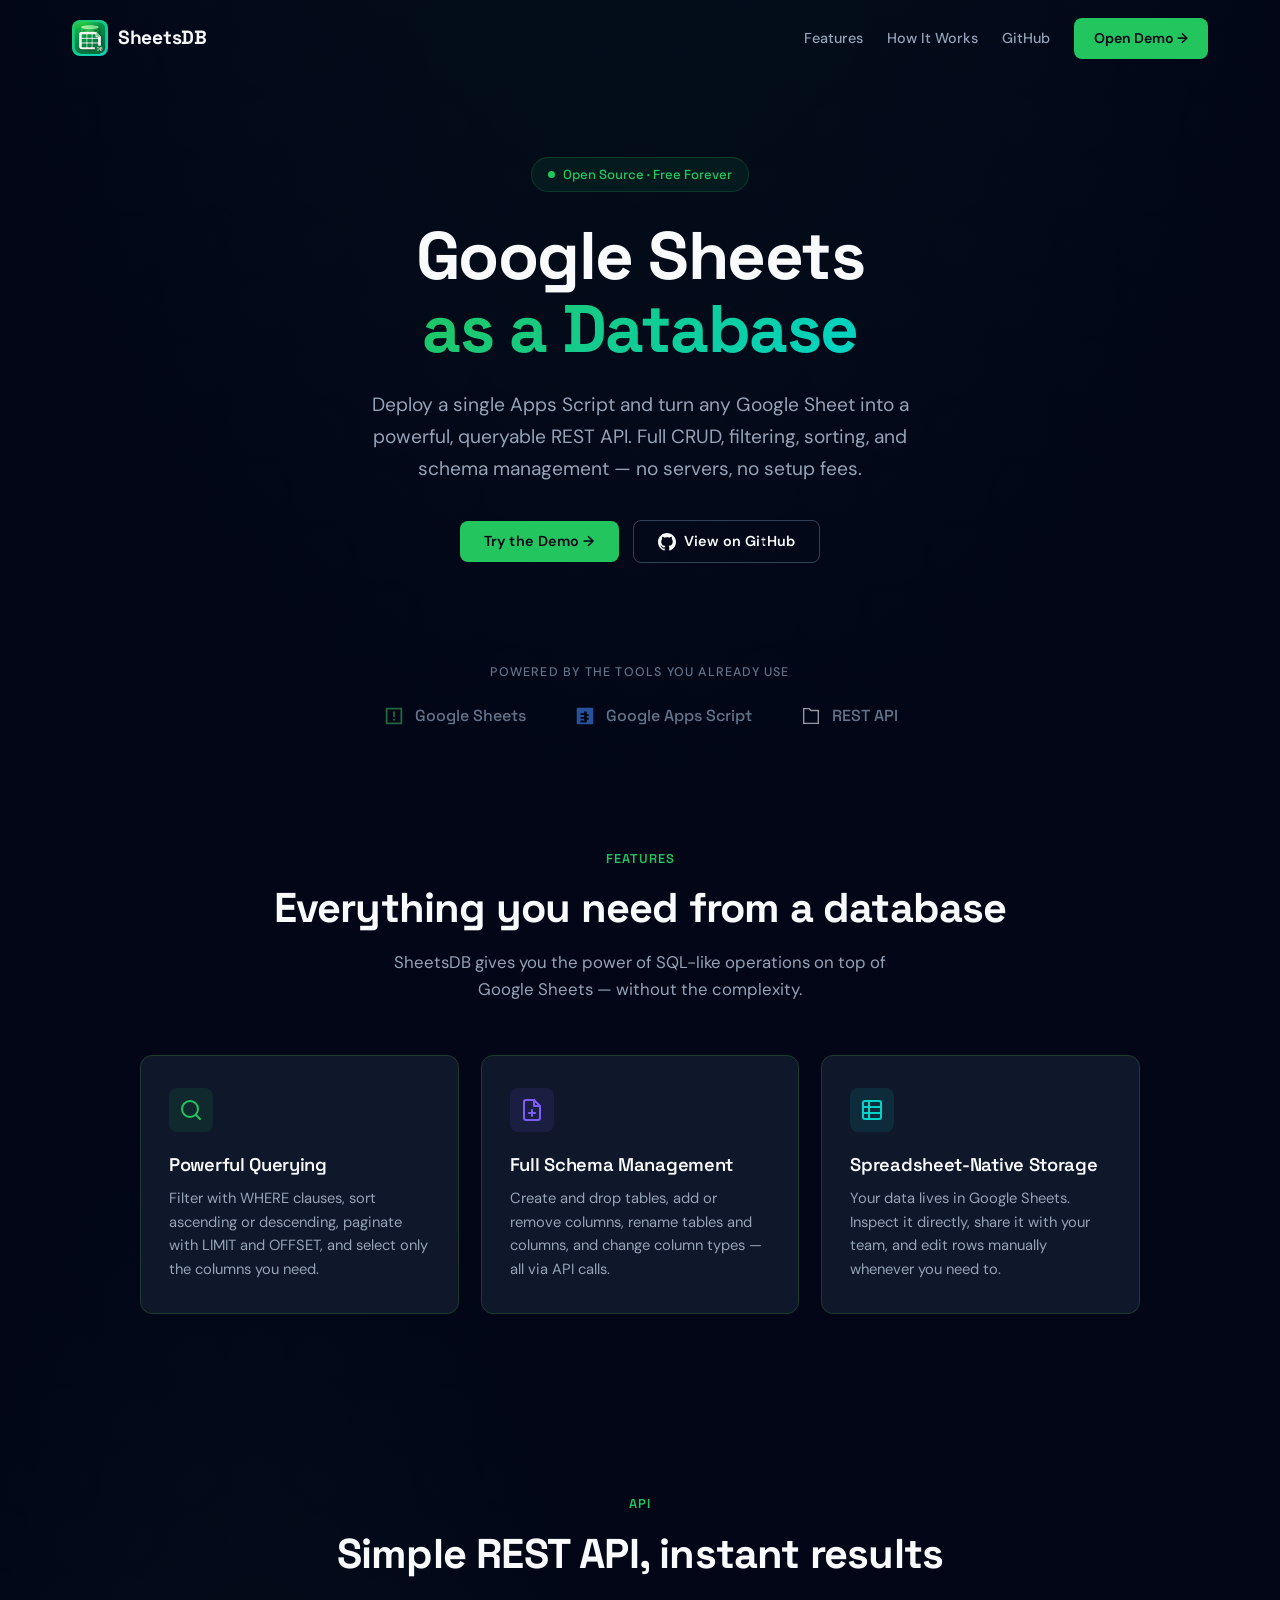
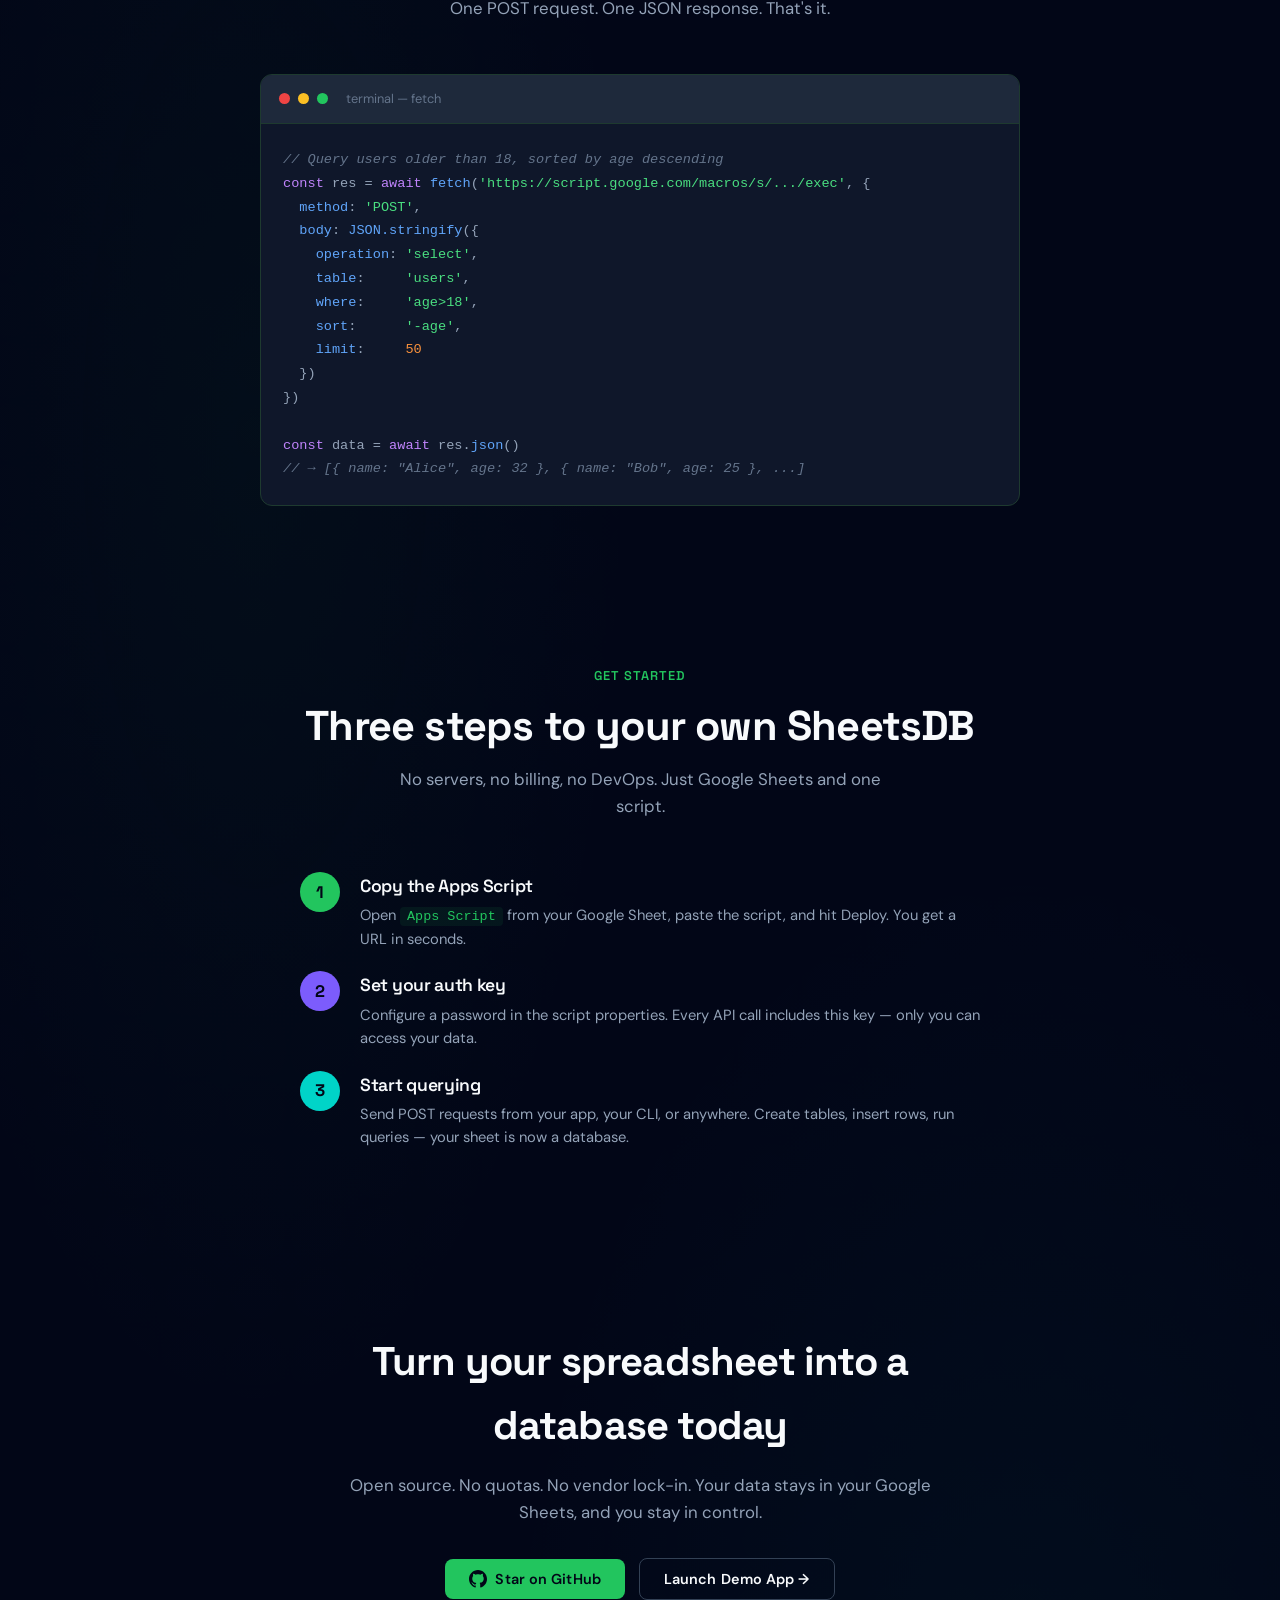
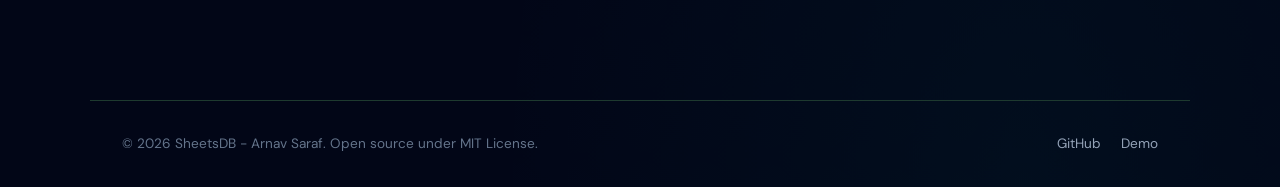
<file: index.html>
<!DOCTYPE html>
<html lang="en">
<head>
<meta charset="UTF-8">
<meta name="viewport" content="width=device-width, initial-scale=1.0">
<title>SheetsDB — Google Sheets as a Database</title>
<meta name="description" content="Turn any Google Sheet into a powerful, queryable database with a single Apps Script deployment. CRUD operations, filtering, sorting — all via REST API.">
<link rel="preconnect" href="https://fonts.googleapis.com">
<link rel="preconnect" href="https://fonts.gstatic.com" crossorigin>
<link href="https://fonts.googleapis.com/css2?family=DM+Sans:wght@400;500;600;700&family=Space+Grotesk:wght@400;500;600;700&display=swap" rel="stylesheet">
<link rel="icon" type="image/png" href="favicon.png">
<link rel="stylesheet" href="styles.css">
</head>
<body>

<!-- Nav -->
<nav class="nav">
  <a href="#" class="nav-brand">
    <img class="nav-logo" src="favicon.png" alt="SheetsDB" width="36" height="36">
    <span class="nav-name">SheetsDB</span>
  </a>
  <div class="nav-links">
    <a href="#features" class="nav-link hide-mobile">Features</a>
    <a href="#how-it-works" class="nav-link hide-mobile">How It Works</a>
    <a href="https://github.com/Arnav-Saraf-Official/sheetsDB" class="nav-link" target="_blank" rel="noopener">GitHub</a>
    <a href="app/" class="nav-cta">Open Demo →</a>
  </div>
</nav>

<!-- Hero -->
<section class="hero">
  <div class="hero-badge">
    <span class="hero-badge-dot"></span>
    Open Source · Free Forever
  </div>
  <h1>Google Sheets<br><span>as a Database</span></h1>
  <p class="hero-sub">
    Deploy a single Apps Script and turn any Google Sheet into a powerful,
    queryable REST API. Full CRUD, filtering, sorting, and schema management
    — no servers, no setup fees.
  </p>
  <div class="hero-actions">
    <a href="app/" class="btn btn-primary">Try the Demo →</a>
    <a href="https://github.com/Arnav-Saraf-Official/sheetsDB" class="btn btn-secondary" target="_blank" rel="noopener">
      <svg width="18" height="18" viewBox="0 0 24 24" fill="currentColor"><path d="M12 0C5.37 0 0 5.37 0 12c0 5.3 3.438 9.8 8.205 11.385.6.113.82-.258.82-.577 0-.285-.01-1.04-.015-2.04-3.338.724-4.042-1.61-4.042-1.61-.546-1.385-1.335-1.755-1.335-1.755-1.087-.744.084-.729.084-.729 1.205.084 1.838 1.236 1.838 1.236 1.07 1.835 2.809 1.305 3.495.998.108-.776.418-1.305.762-1.604-2.665-.3-5.466-1.332-5.466-5.93 0-1.31.465-2.38 1.235-3.22-.135-.303-.54-1.523.105-3.176 0 0 1.005-.322 3.3 1.23.96-.267 1.98-.399 3-.405 1.02.006 2.04.138 3 .405 2.28-1.552 3.285-1.23 3.285-1.23.645 1.653.24 2.873.12 3.176.765.84 1.23 1.91 1.23 3.22 0 4.61-2.805 5.625-5.475 5.92.42.36.81 1.096.81 2.22 0 1.605-.015 2.896-.015 3.286 0 .315.21.69.825.57C20.565 21.795 24 17.295 24 12 24 5.37 18.63 0 12 0z"/></svg>
      View on GitHub
    </a>
  </div>
</section>

<!-- Logo Bar -->
<div class="logo-bar">
  <p class="logo-bar-label">Powered by the tools you already use</p>
  <div class="logo-bar-icons">
    <div class="logo-bar-icon">
      <svg width="22" height="22" viewBox="0 0 24 24" fill="#34A853"><path d="M4 3h16a1 1 0 0 1 1 1v16a1 1 0 0 1-1 1H4a1 1 0 0 1-1-1V4a1 1 0 0 1 1-1zm1 2v14h14V5H5zm6 2h2v6h-2V7zm0 8h2v2h-2v-2z"/></svg>
      Google Sheets
    </div>
    <div class="logo-bar-icon">
      <svg width="22" height="22" viewBox="0 0 24 24" fill="#4285F4"><path d="M4 3h16a1 1 0 0 1 1 1v16a1 1 0 0 1-1 1H4a1 1 0 0 1-1-1V4a1 1 0 0 1 1-1zm7 4v2H7v2h4v2H7v2h4v2H7v2h6a1 1 0 0 0 1-1v-2h2v-2h-2v-2h2v-2h-2V8a1 1 0 0 0-1-1h-2z"/></svg>
      Google Apps Script
    </div>
    <div class="logo-bar-icon">
      <svg width="22" height="22" viewBox="0 0 24 24" fill="none" stroke="#F8FAFC" stroke-width="1.5" stroke-linecap="round"><path d="M4 20V4h6l2 2h8v14H4z"/></svg>
      REST API
    </div>
  </div>
</div>

<!-- Features -->
<section class="features" id="features">
  <p class="section-label">Features</p>
  <h2 class="section-heading">Everything you need from a database</h2>
  <p class="section-sub">SheetsDB gives you the power of SQL-like operations on top of Google Sheets — without the complexity.</p>
  <div class="feature-grid">
    <div class="feature-card">
      <div class="feature-icon green">
        <svg width="24" height="24" viewBox="0 0 24 24" fill="none" stroke="currentColor" stroke-width="2" stroke-linecap="round" stroke-linejoin="round"><circle cx="11" cy="11" r="8"/><path d="m21 21-4.3-4.3"/></svg>
      </div>
      <h3>Powerful Querying</h3>
      <p>Filter with WHERE clauses, sort ascending or descending, paginate with LIMIT and OFFSET, and select only the columns you need.</p>
    </div>
    <div class="feature-card">
      <div class="feature-icon purple">
        <svg width="24" height="24" viewBox="0 0 24 24" fill="none" stroke="currentColor" stroke-width="2" stroke-linecap="round" stroke-linejoin="round"><path d="M14 2H6a2 2 0 0 0-2 2v16a2 2 0 0 0 2 2h12a2 2 0 0 0 2-2V8z"/><polyline points="14 2 14 8 20 8"/><line x1="12" y1="18" x2="12" y2="12"/><line x1="9" y1="15" x2="15" y2="15"/></svg>
      </div>
      <h3>Full Schema Management</h3>
      <p>Create and drop tables, add or remove columns, rename tables and columns, and change column types — all via API calls.</p>
    </div>
    <div class="feature-card">
      <div class="feature-icon cyan">
        <svg width="24" height="24" viewBox="0 0 24 24" fill="none" stroke="currentColor" stroke-width="2" stroke-linecap="round" stroke-linejoin="round"><rect x="3" y="3" width="18" height="18" rx="2" ry="2"/><line x1="3" y1="9" x2="21" y2="9"/><line x1="3" y1="15" x2="21" y2="15"/><line x1="9" y1="3" x2="9" y2="21"/></svg>
      </div>
      <h3>Spreadsheet-Native Storage</h3>
      <p>Your data lives in Google Sheets. Inspect it directly, share it with your team, and edit rows manually whenever you need to.</p>
    </div>
  </div>
</section>

<!-- Code Demo -->
<section class="section" id="how-it-works">
  <p class="section-label">API</p>
  <h2 class="section-heading">Simple REST API, instant results</h2>
  <p class="section-sub">One POST request. One JSON response. That's it.</p>
  <div class="code-demo">
    <div class="code-window">
      <div class="code-header">
        <span class="code-dot red"></span>
        <span class="code-dot yellow"></span>
        <span class="code-dot green"></span>
        <span class="code-title">terminal — fetch</span>
      </div>
      <div class="code-body">
        <pre><span class="cm">// Query users older than 18, sorted by age descending</span>
<span class="kw">const</span> res = <span class="kw">await</span> <span class="fn">fetch</span>(<span class="str">'https://script.google.com/macros/s/.../exec'</span>, {
  <span class="fn">method</span>: <span class="str">'POST'</span>,
  <span class="fn">body</span>: <span class="fn">JSON.stringify</span>({
    <span class="fn">operation</span>: <span class="str">'select'</span>,
    <span class="fn">table</span>:     <span class="str">'users'</span>,
    <span class="fn">where</span>:     <span class="str">'age>18'</span>,
    <span class="fn">sort</span>:      <span class="str">'-age'</span>,
    <span class="fn">limit</span>:     <span class="num">50</span>
  })
})

<span class="kw">const</span> data = <span class="kw">await</span> res.<span class="fn">json</span>()
<span class="cm">// → [{ name: "Alice", age: 32 }, { name: "Bob", age: 25 }, ...]</span></pre>
      </div>
    </div>
  </div>
</section>

<!-- How It Works -->
<section class="section">
  <p class="section-label">Get Started</p>
  <h2 class="section-heading">Three steps to your own SheetsDB</h2>
  <p class="section-sub">No servers, no billing, no DevOps. Just Google Sheets and one script.</p>
  <div class="steps">
    <div class="step">
      <div class="step-num green">1</div>
      <div class="step-content">
        <h4>Copy the Apps Script</h4>
        <p>Open <code>Apps Script</code> from your Google Sheet, paste the script, and hit Deploy. You get a URL in seconds.</p>
      </div>
    </div>
    <div class="step">
      <div class="step-num purple">2</div>
      <div class="step-content">
        <h4>Set your auth key</h4>
        <p>Configure a password in the script properties. Every API call includes this key — only you can access your data.</p>
      </div>
    </div>
    <div class="step">
      <div class="step-num cyan">3</div>
      <div class="step-content">
        <h4>Start querying</h4>
        <p>Send POST requests from your app, your CLI, or anywhere. Create tables, insert rows, run queries — your sheet is now a database.</p>
      </div>
    </div>
  </div>
</section>

<!-- CTA -->
<section class="cta-section">
  <h2>Turn your spreadsheet into a database today</h2>
  <p>Open source. No quotas. No vendor lock-in. Your data stays in your Google Sheets, and you stay in control.</p>
  <div class="hero-actions">
    <a href="https://github.com/Arnav-Saraf-Official/sheetsDB" class="btn btn-primary" target="_blank" rel="noopener">
      <svg width="18" height="18" viewBox="0 0 24 24" fill="currentColor"><path d="M12 0C5.37 0 0 5.37 0 12c0 5.3 3.438 9.8 8.205 11.385.6.113.82-.258.82-.577 0-.285-.01-1.04-.015-2.04-3.338.724-4.042-1.61-4.042-1.61-.546-1.385-1.335-1.755-1.335-1.755-1.087-.744.084-.729.084-.729 1.205.084 1.838 1.236 1.838 1.236 1.07 1.835 2.809 1.305 3.495.998.108-.776.418-1.305.762-1.604-2.665-.3-5.466-1.332-5.466-5.93 0-1.31.465-2.38 1.235-3.22-.135-.303-.54-1.523.105-3.176 0 0 1.005-.322 3.3 1.23.96-.267 1.98-.399 3-.405 1.02.006 2.04.138 3 .405 2.28-1.552 3.285-1.23 3.285-1.23.645 1.653.24 2.873.12 3.176.765.84 1.23 1.91 1.23 3.22 0 4.61-2.805 5.625-5.475 5.92.42.36.81 1.096.81 2.22 0 1.605-.015 2.896-.015 3.286 0 .315.21.69.825.57C20.565 21.795 24 17.295 24 12 24 5.37 18.63 0 12 0z"/></svg>
      Star on GitHub
    </a>
    <a href="app/" class="btn btn-secondary">Launch Demo App →</a>
  </div>
</section>

<!-- Footer -->
<footer class="footer">
  <div class="footer-content">
    <p class="footer-text">&copy; 2026 SheetsDB - Arnav Saraf. Open source under MIT License.</p>
    <div class="footer-links">
      <a href="https://github.com/Arnav-Saraf-Official/sheetsDB" target="_blank" rel="noopener">GitHub</a>
      <a href="app/">Demo</a>
    </div>
  </div>
</footer>

</body>
</html>
</file>
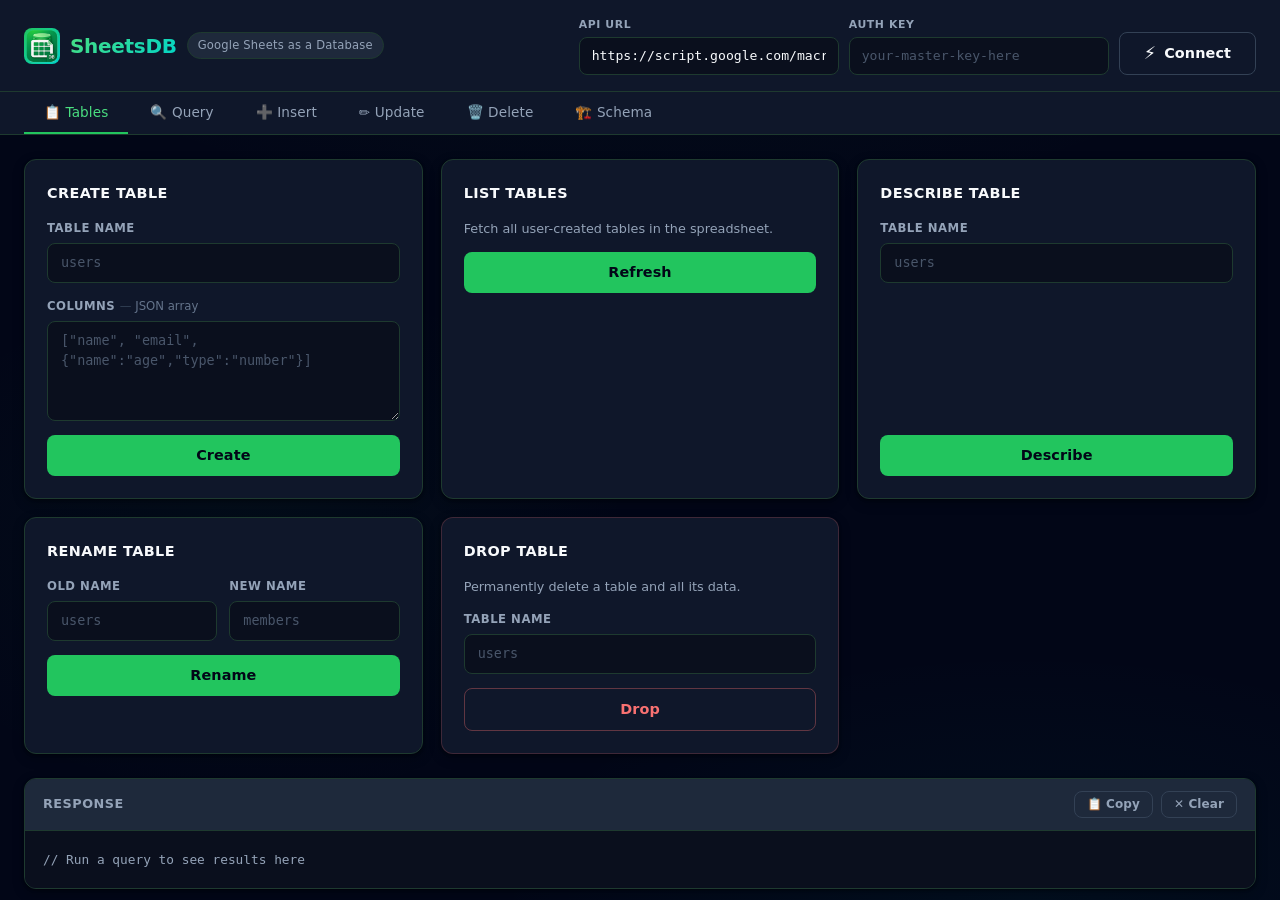
<file: app/index.html>
<!DOCTYPE html>
<html lang="en">
<head>
<meta charset="UTF-8">
<meta name="viewport" content="width=device-width, initial-scale=1.0">
<title>SheetsDB — Google Sheets Database</title>
<link rel="stylesheet" href="../styles.css">
</head>
<body>

<!-- ============================================================
     Header
============================================================ -->
<header class="header">
  <div class="header-brand">
    <a href="#" class="nav-brand">
      <img class="nav-logo" src="../favicon.png" alt="SheetsDB" width="36" height="36">
      <h1>SheetsDB</h1>
    </a>
    <span class="badge">Google Sheets as a Database</span>
  </div>
  <div class="header-config">
    <div class="config-group">
      <label for="apiUrl">API URL</label>
      <input type="text" id="apiUrl" value="https://script.google.com/macros/s/AKfycbwqo9jxBcoDenlgIgzk5Wjebfg2Gyu5W9qb6j3zvbtv10daXHPXQWfPDOC732-76v42/exec" autocomplete="off">
    </div>
    <div class="config-group">
      <label for="authKey">Auth Key</label>
      <input type="password" id="authKey" placeholder="your-master-key-here" autocomplete="off">
    </div>
    <button id="btnConnect" class="btn btn-outline" title="Test connection">
      <span class="btn-icon">&#9889;</span> Connect
    </button>
  </div>
</header>

<!-- ============================================================
     Tabs
============================================================ -->
<nav class="tabs" id="tabNav">
  <button class="tab active" data-tab="tables">📋 Tables</button>
  <button class="tab" data-tab="query">🔍 Query</button>
  <button class="tab" data-tab="insert">➕ Insert</button>
  <button class="tab" data-tab="update">✏️ Update</button>
  <button class="tab" data-tab="delete">🗑️ Delete</button>
  <button class="tab" data-tab="schema">🏗️ Schema</button>
</nav>

<!-- ============================================================
     Main content
============================================================ -->
<main class="main">

  <!-- ========================================
       Tables
  ======================================== -->
  <section class="panel active" id="panel-tables">
    <div class="card-grid">

      <div class="card">
        <h3>Create Table</h3>
        <div class="field">
          <label>Table Name</label>
          <input type="text" id="ct-name" placeholder="users">
        </div>
        <div class="field">
          <label>Columns <span class="hint">JSON array</span></label>
          <textarea id="ct-columns" rows="4" placeholder='["name", "email", {"name":"age","type":"number"}]'></textarea>
        </div>
        <button class="btn btn-primary" data-action="createTable">Create</button>
      </div>

      <div class="card">
        <h3>List Tables</h3>
        <p class="card-desc">Fetch all user-created tables in the spreadsheet.</p>
        <button class="btn btn-primary" data-action="listTables">Refresh</button>
        <div id="tableList" class="inline-result"></div>
      </div>

      <div class="card">
        <h3>Describe Table</h3>
        <div class="field">
          <label>Table Name</label>
          <input type="text" id="desc-name" placeholder="users">
        </div>
        <button class="btn btn-primary" data-action="describeTable">Describe</button>
      </div>

      <div class="card">
        <h3>Rename Table</h3>
        <div class="field-row">
          <div class="field">
            <label>Old Name</label>
            <input type="text" id="rn-old" placeholder="users">
          </div>
          <div class="field">
            <label>New Name</label>
            <input type="text" id="rn-new" placeholder="members">
          </div>
        </div>
        <button class="btn btn-primary" data-action="renameTable">Rename</button>
      </div>

      <div class="card card-danger">
        <h3>Drop Table</h3>
        <p class="card-desc">Permanently delete a table and all its data.</p>
        <div class="field">
          <label>Table Name</label>
          <input type="text" id="drop-name" placeholder="users">
        </div>
        <button class="btn btn-danger" data-action="dropTable">Drop</button>
      </div>

    </div>
  </section>

  <!-- ========================================
       Query
  ======================================== -->
  <section class="panel" id="panel-query">
    <div class="card card-wide">
      <h3>SELECT Query</h3>
      <div class="field-row">
        <div class="field flex-2">
          <label>Table</label>
          <input type="text" id="q-table" placeholder="users">
        </div>
        <div class="field flex-3">
          <label>Where <span class="hint">e.g. age&gt;18;name=John</span></label>
          <input type="text" id="q-where" placeholder="age>18">
        </div>
      </div>
      <div class="field-row">
        <div class="field">
          <label>Select <span class="hint">comma-separated</span></label>
          <input type="text" id="q-select" placeholder="name,email">
        </div>
        <div class="field">
          <label>Sort <span class="hint">-age = desc, +name = asc</span></label>
          <input type="text" id="q-sort" placeholder="-age">
        </div>
        <div class="field field-sm">
          <label>Limit</label>
          <input type="number" id="q-limit" placeholder="50" min="0">
        </div>
        <div class="field field-sm">
          <label>Offset</label>
          <input type="number" id="q-offset" placeholder="0" min="0">
        </div>
      </div>
      <button class="btn btn-primary" data-action="query">Run Query</button>
      <span id="queryCount" class="result-count"></span>
    </div>
  </section>

  <!-- ========================================
       Insert
  ======================================== -->
  <section class="panel" id="panel-insert">
    <div class="card card-wide">
      <h3>Insert Rows</h3>
      <div class="field-row">
        <div class="field flex-2">
          <label>Table</label>
          <input type="text" id="ins-table" placeholder="users">
        </div>
        <div class="field" style="align-self:flex-end">
          <label class="toggle">
            <input type="checkbox" id="ins-bulk">
            <span class="toggle-track"></span>
            Bulk Insert
          </label>
        </div>
      </div>
      <div class="field">
        <label id="ins-label">Record <span class="hint">JSON object</span></label>
        <textarea id="ins-data" rows="5" placeholder='{"name":"John","age":25}'></textarea>
      </div>
      <button class="btn btn-primary" data-action="insert">Insert</button>
    </div>
  </section>

  <!-- ========================================
       Update
  ======================================== -->
  <section class="panel" id="panel-update">
    <div class="card card-wide">
      <h3>UPDATE Rows</h3>
      <div class="field">
        <label>Table</label>
        <input type="text" id="upd-table" placeholder="users">
      </div>
      <div class="field-row">
        <div class="field">
          <label>Where <span class="hint">e.g. id=4</span></label>
          <input type="text" id="upd-where" placeholder="id=4">
        </div>
        <div class="field">
          <label>Values <span class="hint">JSON object</span></label>
          <input type="text" id="upd-values" placeholder='{"email":"new@test.com"}'>
        </div>
      </div>
      <button class="btn btn-primary" data-action="update">Update</button>
    </div>
  </section>

  <!-- ========================================
       Delete
  ======================================== -->
  <section class="panel" id="panel-delete">
    <div class="card card-wide card-danger">
      <h3>DELETE Rows</h3>
      <p class="card-desc">Rows matching the where clause will be permanently removed.</p>
      <div class="field-row">
        <div class="field flex-2">
          <label>Table</label>
          <input type="text" id="del-table" placeholder="users">
        </div>
        <div class="field flex-3">
          <label>Where <span class="hint">e.g. id=4</span></label>
          <input type="text" id="del-where" placeholder="id=4">
        </div>
      </div>
      <button class="btn btn-danger" data-action="deleteRows">Delete Rows</button>
    </div>
  </section>

  <!-- ========================================
       Schema
  ======================================== -->
  <section class="panel" id="panel-schema">
    <div class="card-grid">

      <div class="card">
        <h3>Add Column</h3>
        <div class="field">
          <label>Table</label>
          <input type="text" id="ac-table" placeholder="users">
        </div>
        <div class="field-row">
          <div class="field">
            <label>Column Name</label>
            <input type="text" id="ac-name" placeholder="email">
          </div>
          <div class="field field-sm">
            <label>Type</label>
            <select id="ac-type">
              <option value="string">string</option>
              <option value="number">number</option>
              <option value="boolean">boolean</option>
              <option value="date">date</option>
              <option value="json">json</option>
            </select>
          </div>
        </div>
        <button class="btn btn-primary" data-action="addColumn">Add Column</button>
      </div>

      <div class="card">
        <h3>Remove Column</h3>
        <div class="field-row">
          <div class="field">
            <label>Table</label>
            <input type="text" id="rc-table" placeholder="users">
          </div>
          <div class="field">
            <label>Column</label>
            <input type="text" id="rc-name" placeholder="email">
          </div>
        </div>
        <button class="btn btn-danger" data-action="removeColumn">Remove</button>
      </div>

      <div class="card">
        <h3>Rename Column</h3>
        <div class="field">
          <label>Table</label>
          <input type="text" id="rnc-table" placeholder="users">
        </div>
        <div class="field-row">
          <div class="field">
            <label>Old Name</label>
            <input type="text" id="rnc-old" placeholder="email">
          </div>
          <div class="field">
            <label>New Name</label>
            <input type="text" id="rnc-new" placeholder="address">
          </div>
        </div>
        <button class="btn btn-primary" data-action="renameColumn">Rename</button>
      </div>

      <div class="card">
        <h3>Change Column Type</h3>
        <div class="field">
          <label>Table</label>
          <input type="text" id="cct-table" placeholder="users">
        </div>
        <div class="field-row">
          <div class="field">
            <label>Column</label>
            <input type="text" id="cct-column" placeholder="age">
          </div>
          <div class="field field-sm">
            <label>New Type</label>
            <select id="cct-type">
              <option value="string">string</option>
              <option value="number">number</option>
              <option value="boolean">boolean</option>
              <option value="date">date</option>
              <option value="json">json</option>
            </select>
          </div>
        </div>
        <button class="btn btn-primary" data-action="changeColumnType">Change Type</button>
      </div>

    </div>
  </section>

</main>

<!-- ============================================================
     Results panel
============================================================ -->
<section class="results" id="results">
  <div class="results-header">
    <h2>Response</h2>
    <div class="results-meta">
      <span id="resStatus" class="status-pill"></span>
      <span id="resTime" class="res-time"></span>
      <button id="btnCopy" class="btn btn-small" title="Copy response">📋 Copy</button>
      <button id="btnClear" class="btn btn-small" title="Clear results">✕ Clear</button>
    </div>
  </div>
  <pre id="resBody" class="results-body">// Run a query to see results here</pre>
</section>

<!-- ============================================================
     Toast container
============================================================ -->
<div class="toast-container" id="toasts"></div>

<script src="script.js"></script>
</body>
</html>
</file>
<file: styles.css>
/* ============================================================
   SheetsDB — Unified Design System
   Shared by: index.html (landing) + app/index.html (demo)
   Dark OLED · Green accent · Space Grotesk + DM Sans
   ============================================================= */

/* ============================================================
   1. Design Tokens
   ============================================================= */

:root {
  /* Surfaces */
  --bg:        #020617;
  --surface:   #0F172A;
  --surface2:  #1E293B;
  --code-bg:   #0A0F1D;

  /* Borders */
  --border:    #1E3A2F;
  --border2:   #334155;

  /* Brand accents */
  --accent:    #22C55E;
  --accent-h:  #4ADE80;
  --accent-d:  #16A34A;
  --purple:    #7C5CFC;
  --purple-h:  #9678FD;
  --purple-d:  #6540E0;
  --cyan:      #00D4C8;
  --cyan-h:    #2EE4D8;

  /* Semantic */
  --success:   #2DD4BF;
  --error:     #F87171;
  --error-d:   #DC2626;
  --warning:   #FBBF24;

  /* Text */
  --text:      #F8FAFC;
  --text-dim:  #94A3B8;
  --text-muted:#64748B;

  /* Typography */
  --font-heading: 'Space Grotesk', system-ui, sans-serif;
  --font-body:    'DM Sans', system-ui, sans-serif;
  --font-mono:    'JetBrains Mono', 'Fira Code', 'Cascadia Code', monospace;

  /* Radii */
  --radius:    12px;
  --radius-sm: 8px;
  --radius-xs: 4px;

  /* Effects */
  --shadow:    0 1px 3px rgba(0,0,0,.4), 0 4px 12px rgba(0,0,0,.25);
  --transition: 180ms ease;
}

/* ============================================================
   2. Reset & Base
   ============================================================= */

*, *::before, *::after {
  box-sizing: border-box;
  margin: 0;
  padding: 0;
}

html {
  font-size: 16px;
  background: var(--bg);
  color: var(--text);
  font-family: var(--font-body);
  -webkit-font-smoothing: antialiased;
  -moz-osx-font-smoothing: grayscale;
  scroll-behavior: smooth;
}

body {
  min-height: 100vh;
  line-height: 1.6;
  background:
    radial-gradient(ellipse 80% 50% at 50% -10%, rgba(34,197,94,.05) 0%, transparent 70%),
    radial-gradient(ellipse 60% 40% at 80% 100%, rgba(0,212,200,.04) 0%, transparent 70%),
    radial-gradient(ellipse 50% 50% at 20% 60%, rgba(34,197,94,.04) 0%, transparent 60%),
    var(--bg);
}

/* ============================================================
   3. Typography
   ============================================================= */

h1, h2, h3, h4, h5, h6 {
  font-family: var(--font-heading);
  letter-spacing: -0.3px;
  color: var(--text);
}

a {
  color: inherit;
  text-decoration: none;
}

code {
  font-family: var(--font-mono);
}

::selection {
  background: rgba(34,197,94,.25);
  color: var(--text);
}

/* ============================================================
   4. Buttons (shared)
   ============================================================= */

.btn {
  display: inline-flex;
  align-items: center;
  justify-content: center;
  gap: 8px;
  padding: 11px 24px;
  font-size: 0.9rem;
  font-weight: 600;
  font-family: var(--font-body);
  border: none;
  border-radius: var(--radius-sm);
  cursor: pointer;
  text-decoration: none;
  transition: all var(--transition);
  letter-spacing: 0.1px;
  white-space: nowrap;
  line-height: 1.3;
}

.btn:active { transform: scale(0.97); }

/* Primary — green accent (main CTAs) */
.btn-primary {
  background: var(--accent);
  color: #020617;
}
.btn-primary:hover {
  background: var(--accent-h);
  transform: translateY(-2px);
  box-shadow: 0 8px 30px rgba(34,197,94,.25);
}

/* Secondary — outlined transparent */
.btn-secondary {
  background: transparent;
  color: var(--text);
  border: 1px solid var(--border2);
}
.btn-secondary:hover {
  border-color: var(--text-dim);
  background: rgba(255,255,255,.03);
}

/* Accent — green fill (app page action buttons) */
.btn-accent {
  background: var(--accent);
  color: #020617;
}
.btn-accent:hover {
  background: var(--accent-h);
  box-shadow: 0 4px 16px rgba(34,197,94,.25);
}

/* Danger — destructive actions */
.btn-danger {
  background: transparent;
  color: var(--error);
  border: 1px solid rgba(248,113,113,.35);
}
.btn-danger:hover {
  background: var(--error);
  color: #fff;
  border-color: var(--error);
}

/* Outline — subtle bordered */
.btn-outline {
  background: transparent;
  color: var(--text);
  border: 1px solid var(--border2);
}
.btn-outline:hover {
  border-color: var(--accent);
  color: var(--accent-h);
}

/* Small — compact variant */
.btn-small {
  padding: 5px 12px;
  font-size: 0.75rem;
  background: var(--surface2);
  color: var(--text-dim);
  border: 1px solid var(--border2);
  border-radius: var(--radius-sm);
}
.btn-small:hover {
  color: var(--text);
  border-color: var(--text-dim);
}

.btn-icon { font-size: 1.1rem; line-height: 1; }

/* ============================================================
   5. Forms & Inputs (shared)
   ============================================================= */

input[type="text"],
input[type="number"],
input[type="password"],
input[type="url"],
select,
textarea {
  width: 100%;
  padding: 9px 13px;
  background: var(--code-bg);
  border: 1px solid var(--border);
  border-radius: var(--radius-sm);
  color: var(--text);
  font-size: 0.84rem;
  font-family: var(--font-mono);
  transition: all var(--transition);
  outline: none;
  line-height: 1.5;
}

input:focus,
select:focus,
textarea:focus {
  border-color: var(--accent);
  box-shadow: 0 0 0 3px rgba(34,197,94,.12);
}

textarea { resize: vertical; min-height: 80px; }

::placeholder { color: var(--text-muted); opacity: 0.7; }

select {
  cursor: pointer;
  appearance: none;
  background-image: url("data:image/svg+xml,%3Csvg xmlns='http://www.w3.org/2000/svg' width='12' height='12' viewBox='0 0 24 24' fill='none' stroke='%2394A3B8' stroke-width='2'%3E%3Cpath d='m6 9 6 6 6-6'/%3E%3C/svg%3E");
  background-repeat: no-repeat;
  background-position: right 10px center;
  padding-right: 32px;
}

/* Field layout */
.field {
  display: flex;
  flex-direction: column;
  gap: 5px;
  flex: 1;
}

.field-sm { flex: 0 0 110px; }
.flex-2  { flex: 2; }
.flex-3  { flex: 3; }

.field label {
  font-size: 0.73rem;
  font-weight: 600;
  color: var(--text-dim);
  text-transform: uppercase;
  letter-spacing: 0.5px;
}

.hint {
  font-weight: 400;
  text-transform: none;
  color: var(--text-muted);
  letter-spacing: 0;
}
.hint::before { content: "— "; color: var(--border2); }

.field-row {
  display: flex;
  gap: 12px;
  align-items: flex-start;
}

/* Toggle switch */
.toggle {
  display: flex;
  align-items: center;
  gap: 8px;
  cursor: pointer;
  font-size: 0.8rem;
  color: var(--text-dim);
  user-select: none;
}
.toggle input { display: none; }

.toggle-track {
  width: 36px;
  height: 20px;
  background: var(--border2);
  border-radius: 99px;
  position: relative;
  transition: all var(--transition);
}
.toggle-track::after {
  content: '';
  position: absolute;
  top: 2px;
  left: 2px;
  width: 16px;
  height: 16px;
  background: var(--text-dim);
  border-radius: 50%;
  transition: all var(--transition);
}
.toggle input:checked + .toggle-track {
  background: var(--accent-d);
}
.toggle input:checked + .toggle-track::after {
  left: 18px;
  background: var(--accent-h);
}

/* ============================================================
   6. Landing: Navigation
   ============================================================= */

.nav {
  display: flex;
  align-items: center;
  justify-content: space-between;
  padding: 18px 32px;
  max-width: 1200px;
  margin: 0 auto;
}

.nav-brand {
  display: flex;
  align-items: center;
  gap: 10px;
  text-decoration: none;
}

.nav-logo {
  width: 36px;
  height: 36px;
  background: linear-gradient(135deg, var(--accent), var(--cyan));
  border-radius: var(--radius-sm);
  display: flex;
  align-items: center;
  justify-content: center;
  font-weight: 700;
  font-size: 1.1rem;
  font-family: var(--font-heading);
  color: #020617;
}

.nav-name {
  font-family: var(--font-heading);
  font-weight: 700;
  font-size: 1.2rem;
  color: var(--text);
  letter-spacing: -0.3px;
}

.nav-links {
  display: flex;
  align-items: center;
  gap: 24px;
}

.nav-link {
  color: var(--text-dim);
  text-decoration: none;
  font-size: 0.9rem;
  font-weight: 500;
  transition: color var(--transition);
}
.nav-link:hover { color: var(--text); }

.nav-cta {
  display: inline-flex;
  align-items: center;
  gap: 6px;
  padding: 9px 20px;
  font-size: 0.88rem;
  font-weight: 600;
  font-family: var(--font-body);
  color: #020617;
  background: var(--accent);
  border: none;
  border-radius: var(--radius-sm);
  cursor: pointer;
  text-decoration: none;
  transition: all var(--transition);
}
.nav-cta:hover {
  background: var(--accent-h);
  transform: translateY(-1px);
}

/* ============================================================
   7. Landing: Hero
   ============================================================= */

.hero {
  text-align: center;
  padding: 80px 32px 100px;
  max-width: 900px;
  margin: 0 auto;
}

.hero-badge {
  display: inline-flex;
  align-items: center;
  gap: 8px;
  padding: 6px 16px;
  font-size: 0.82rem;
  font-weight: 500;
  color: var(--accent);
  background: rgba(34,197,94,.08);
  border: 1px solid rgba(34,197,94,.18);
  border-radius: 99px;
  margin-bottom: 28px;
  font-family: var(--font-heading);
}

.hero-badge-dot {
  width: 7px;
  height: 7px;
  background: var(--accent);
  border-radius: 50%;
  animation: pulse-dot 2s ease-in-out infinite;
}

@keyframes pulse-dot {
  0%, 100% { opacity: 1; transform: scale(1); }
  50% { opacity: .5; transform: scale(1.3); }
}

.hero h1 {
  font-family: var(--font-heading);
  font-size: clamp(2.6rem, 6vw, 4.2rem);
  font-weight: 700;
  letter-spacing: -1.5px;
  line-height: 1.1;
  color: var(--text);
  margin-bottom: 22px;
}

.hero h1 span {
  background: linear-gradient(135deg, var(--accent) 0%, var(--cyan) 100%);
  -webkit-background-clip: text;
  -webkit-text-fill-color: transparent;
  background-clip: text;
}

.hero-sub {
  font-size: 1.2rem;
  color: var(--text-dim);
  max-width: 580px;
  margin: 0 auto 36px;
  line-height: 1.65;
}

.hero-actions {
  display: flex;
  align-items: center;
  justify-content: center;
  gap: 14px;
  flex-wrap: wrap;
}

/* ============================================================
   8. Landing: Section Shared
   ============================================================= */

.section {
  max-width: 1100px;
  margin: 0 auto;
  padding: 80px 32px;
}

.section-label {
  text-align: center;
  font-size: 0.8rem;
  font-weight: 600;
  color: var(--accent);
  text-transform: uppercase;
  letter-spacing: 1px;
  margin-bottom: 14px;
  font-family: var(--font-heading);
}

.section-heading {
  text-align: center;
  font-family: var(--font-heading);
  font-size: clamp(1.8rem, 4vw, 2.6rem);
  font-weight: 700;
  letter-spacing: -0.8px;
  line-height: 1.2;
  margin-bottom: 16px;
}

.section-sub {
  text-align: center;
  color: var(--text-dim);
  font-size: 1.05rem;
  max-width: 520px;
  margin: 0 auto 52px;
}

/* ============================================================
   9. Landing: Logo Bar
   ============================================================= */

.logo-bar {
  text-align: center;
  padding: 0 32px 60px;
  max-width: 900px;
  margin: 0 auto;
}

.logo-bar-label {
  font-size: 0.78rem;
  font-weight: 500;
  color: var(--text-muted);
  text-transform: uppercase;
  letter-spacing: 1.2px;
  margin-bottom: 20px;
}

.logo-bar-icons {
  display: flex;
  align-items: center;
  justify-content: center;
  gap: 48px;
  flex-wrap: wrap;
}

.logo-bar-icon {
  display: flex;
  align-items: center;
  gap: 10px;
  color: var(--text-muted);
  font-size: 1rem;
  font-weight: 500;
  font-family: var(--font-heading);
}

.logo-bar-icon svg { opacity: 0.6; }

/* ============================================================
   10. Landing: Features
   ============================================================= */

.features {
  padding: 60px 32px 100px;
  max-width: 1100px;
  margin: 0 auto;
}

.feature-grid {
  display: grid;
  grid-template-columns: repeat(auto-fit, minmax(300px, 1fr));
  gap: 22px;
  max-width: 1000px;
  margin: 0 auto;
}

.feature-card {
  background: var(--surface);
  border: 1px solid var(--border);
  border-radius: var(--radius);
  padding: 32px 28px;
  transition: border-color var(--transition), transform var(--transition);
}
.feature-card:hover {
  border-color: var(--border2);
  transform: translateY(-3px);
}

.feature-icon {
  width: 44px;
  height: 44px;
  border-radius: var(--radius-sm);
  display: flex;
  align-items: center;
  justify-content: center;
  margin-bottom: 18px;
  font-size: 1.3rem;
}
.feature-icon.green  { background: rgba(34,197,94,.1);  color: var(--accent); }
.feature-icon.purple { background: rgba(124,92,252,.1); color: var(--purple); }
.feature-icon.cyan   { background: rgba(0,212,200,.1);  color: var(--cyan); }

.feature-card h3 {
  font-family: var(--font-heading);
  font-size: 1.15rem;
  font-weight: 600;
  margin-bottom: 8px;
  letter-spacing: -0.3px;
}

.feature-card p {
  font-size: 0.92rem;
  color: var(--text-dim);
  line-height: 1.6;
}

/* ============================================================
   11. Landing: Code Demo
   ============================================================= */

.code-demo {
  max-width: 760px;
  margin: 0 auto;
}

.code-window {
  background: var(--surface);
  border: 1px solid var(--border);
  border-radius: var(--radius);
  overflow: hidden;
}

.code-header {
  display: flex;
  align-items: center;
  gap: 8px;
  padding: 14px 18px;
  background: var(--surface2);
  border-bottom: 1px solid var(--border);
}

.code-dot {
  width: 11px;
  height: 11px;
  border-radius: 50%;
}
.code-dot.red    { background: #EF4444; }
.code-dot.yellow { background: #FBBF24; }
.code-dot.green  { background: #22C55E; }

.code-title {
  margin-left: 10px;
  font-size: 0.8rem;
  color: var(--text-muted);
  font-family: var(--font-body);
}

.code-body {
  padding: 24px 22px;
  overflow-x: auto;
}

.code-body pre {
  font-family: var(--font-mono);
  font-size: 0.85rem;
  line-height: 1.75;
  color: var(--text-dim);
  margin: 0;
  white-space: pre;
}

/* Syntax highlighting */
.code-body .kw  { color: #C084FC; }
.code-body .str { color: #4ADE80; }
.code-body .fn  { color: #60A5FA; }
.code-body .cm  { color: #64748B; font-style: italic; }
.code-body .num { color: #FB923C; }

/* ============================================================
   12. Landing: How It Works / Steps
   ============================================================= */

.steps {
  display: flex;
  flex-direction: column;
  gap: 20px;
  max-width: 680px;
  margin: 0 auto;
}

.step {
  display: flex;
  gap: 20px;
  align-items: flex-start;
}

.step-num {
  flex-shrink: 0;
  width: 40px;
  height: 40px;
  border-radius: 50%;
  display: flex;
  align-items: center;
  justify-content: center;
  font-weight: 700;
  font-size: 1.05rem;
  font-family: var(--font-heading);
  color: #020617;
}
.step-num.green  { background: var(--accent); }
.step-num.purple { background: var(--purple); }
.step-num.cyan   { background: var(--cyan); }

.step-content h4 {
  font-family: var(--font-heading);
  font-size: 1.1rem;
  font-weight: 600;
  margin-bottom: 4px;
  letter-spacing: -0.3px;
}

.step-content p {
  font-size: 0.92rem;
  color: var(--text-dim);
  line-height: 1.6;
}

.step-content code {
  font-family: var(--font-mono);
  font-size: 0.84rem;
  color: var(--accent);
  background: rgba(34,197,94,.08);
  padding: 2px 7px;
  border-radius: var(--radius-xs);
}

/* ============================================================
   13. Landing: CTA
   ============================================================= */

.cta-section {
  text-align: center;
  padding: 100px 32px;
  max-width: 650px;
  margin: 0 auto;
}

.cta-section h2 {
  font-family: var(--font-heading);
  font-size: clamp(1.8rem, 4vw, 2.5rem);
  font-weight: 700;
  letter-spacing: -0.8px;
  margin-bottom: 14px;
}

.cta-section p {
  font-size: 1.05rem;
  color: var(--text-dim);
  margin-bottom: 32px;
}

/* ============================================================
   14. Landing: Footer
   ============================================================= */

.footer {
  border-top: 1px solid var(--border);
  padding: 32px;
  text-align: center;
  max-width: 1100px;
  margin: 0 auto;
}

.footer-content {
  display: flex;
  align-items: center;
  justify-content: space-between;
  flex-wrap: wrap;
  gap: 16px;
}

.footer-text {
  font-size: 0.85rem;
  color: var(--text-muted);
}

.footer-links {
  display: flex;
  gap: 20px;
}

.footer-links a {
  color: var(--text-dim);
  text-decoration: none;
  font-size: 0.85rem;
  transition: color var(--transition);
}
.footer-links a:hover { color: var(--text); }

/* ============================================================
   15. App: Header
   ============================================================= */

.header {
  display: flex;
  align-items: center;
  justify-content: space-between;
  flex-wrap: wrap;
  gap: 16px;
  padding: 16px 24px;
  background: var(--surface);
  border-bottom: 1px solid var(--border);
  backdrop-filter: blur(12px);
  position: sticky;
  top: 0;
  z-index: 100;
}

.header-brand {
  display: flex;
  align-items: center;
  gap: 10px;
  text-decoration: none;
}

.header-brand h1 {
  font-size: 1.25rem;
  font-weight: 700;
  letter-spacing: -0.3px;
  background: linear-gradient(135deg, var(--accent-h), var(--cyan));
  -webkit-background-clip: text;
  -webkit-text-fill-color: transparent;
  background-clip: text;
}

.badge {
  font-size: 0.72rem;
  font-weight: 500;
  color: var(--text-dim);
  background: var(--surface2);
  border: 1px solid var(--border);
  padding: 3px 10px;
  border-radius: 99px;
  letter-spacing: 0.2px;
}

.header-config {
  display: flex;
  align-items: flex-end;
  gap: 10px;
  flex-wrap: wrap;
}

.config-group {
  display: flex;
  flex-direction: column;
  gap: 4px;
}

.config-group label {
  font-size: 0.68rem;
  font-weight: 600;
  text-transform: uppercase;
  letter-spacing: 0.6px;
  color: var(--text-dim);
}

.config-group input {
  width: 260px;
  padding: 8px 12px;
  font-size: 0.82rem;
  font-family: var(--font-mono);
}

/* ============================================================
   16. App: Tabs
   ============================================================= */

.tabs {
  display: flex;
  gap: 2px;
  padding: 0 24px;
  background: var(--surface);
  border-bottom: 1px solid var(--border);
  overflow-x: auto;
}

.tab {
  display: inline-flex;
  align-items: center;
  gap: 7px;
  padding: 12px 20px;
  font-size: 0.85rem;
  font-weight: 500;
  color: var(--text-dim);
  background: none;
  border: none;
  border-bottom: 2px solid transparent;
  cursor: pointer;
  transition: all var(--transition);
  white-space: nowrap;
  font-family: var(--font-body);
  letter-spacing: 0.1px;
}
.tab:hover { color: var(--text); background: rgba(255,255,255,.02); }
.tab.active {
  color: var(--accent-h);
  border-bottom-color: var(--accent);
}
.tab svg {
  width: 18px;
  height: 18px;
  opacity: 0.7;
  flex-shrink: 0;
}
.tab.active svg { opacity: 1; color: var(--accent); }

/* ============================================================
   17. App: Panel System
   ============================================================= */

.panel { display: none; padding: 24px; }
.panel.active { display: block; animation: fadeIn .25s ease; }

@keyframes fadeIn {
  from { opacity: 0; transform: translateY(6px); }
  to   { opacity: 1; transform: translateY(0); }
}

/* ============================================================
   18. App: Cards
   ============================================================= */

.card-grid {
  display: grid;
  grid-template-columns: repeat(auto-fill, minmax(360px, 1fr));
  gap: 18px;
}

.card {
  background: var(--surface);
  border: 1px solid var(--border);
  border-radius: var(--radius);
  padding: 22px;
  display: flex;
  flex-direction: column;
  gap: 14px;
  box-shadow: var(--shadow);
  transition: border-color var(--transition);
}
.card:hover { border-color: var(--border2); }

.card-wide { max-width: 820px; }

.card h3 {
  font-size: 0.9rem;
  font-weight: 700;
  text-transform: uppercase;
  letter-spacing: 0.4px;
  color: var(--text);
}

.card-desc {
  font-size: 0.8rem;
  color: var(--text-dim);
  line-height: 1.5;
}

.card-danger {
  border-color: rgba(248,113,113,.2);
}
.card-danger:hover {
  border-color: rgba(248,113,113,.4);
}

/* ============================================================
   19. App: Results Panel
   ============================================================= */

.results {
  margin: 0 24px 24px;
  background: var(--surface);
  border: 1px solid var(--border);
  border-radius: var(--radius);
  box-shadow: var(--shadow);
  overflow: hidden;
}

.results-header {
  display: flex;
  align-items: center;
  justify-content: space-between;
  padding: 12px 18px;
  background: var(--surface2);
  border-bottom: 1px solid var(--border);
  gap: 12px;
}

.results-header h2 {
  font-size: 0.8rem;
  font-weight: 700;
  text-transform: uppercase;
  letter-spacing: 0.5px;
  color: var(--text-dim);
}

.results-meta {
  display: flex;
  align-items: center;
  gap: 8px;
}

.status-pill {
  font-size: 0.7rem;
  font-weight: 700;
  padding: 2px 10px;
  border-radius: 99px;
  text-transform: uppercase;
  letter-spacing: 0.4px;
  opacity: 0;
  transition: opacity var(--transition);
}
.status-pill.ok    { opacity: 1; background: rgba(45,212,191,.15); color: var(--success); }
.status-pill.error { opacity: 1; background: rgba(248,113,113,.15); color: var(--error); }
.status-pill.info  { opacity: 1; background: rgba(34,197,94,.12); color: var(--accent); }

.res-time {
  font-size: 0.7rem;
  color: var(--text-muted);
  font-family: var(--font-mono);
}

.results-body {
  padding: 18px;
  font-family: var(--font-mono);
  font-size: 0.8rem;
  line-height: 1.65;
  color: var(--text-dim);
  background: var(--code-bg);
  overflow-x: auto;
  max-height: 460px;
  overflow-y: auto;
  white-space: pre-wrap;
  word-break: break-all;
}
.results-body.json-loaded { color: var(--text); }

/* ============================================================
   20. App: Inline Result & Table Chips
   ============================================================= */

.inline-result {
  margin-top: 8px;
  font-family: var(--font-mono);
  font-size: 0.78rem;
  color: var(--text-dim);
  background: var(--code-bg);
  border: 1px solid var(--border);
  border-radius: var(--radius-sm);
  padding: 10px 14px;
  max-height: 160px;
  overflow-y: auto;
  white-space: pre-wrap;
}
.inline-result:empty { display: none; }

.result-count {
  font-size: 0.78rem;
  color: var(--text-dim);
  margin-left: 10px;
  font-family: var(--font-mono);
}
.result-count:empty { display: none; }

.table-chip {
  display: inline-flex;
  align-items: center;
  gap: 5px;
  background: var(--surface2);
  border: 1px solid var(--border);
  border-radius: var(--radius-sm);
  padding: 3px 10px;
  font-size: 0.78rem;
  font-family: var(--font-body);
  color: var(--text-dim);
  margin: 2px 4px 2px 0;
}
.table-chip svg {
  width: 14px;
  height: 14px;
  opacity: 0.6;
}

/* ============================================================
   21. App: Toast
   ============================================================= */

.toast-container {
  position: fixed;
  bottom: 20px;
  right: 20px;
  display: flex;
  flex-direction: column-reverse;
  gap: 8px;
  z-index: 999;
}

.toast {
  padding: 12px 20px;
  border-radius: var(--radius-sm);
  font-size: 0.82rem;
  font-weight: 500;
  color: #fff;
  box-shadow: 0 6px 24px rgba(0,0,0,.4);
  animation: slideIn .3s ease;
  max-width: 380px;
  backdrop-filter: blur(12px);
}
.toast.success { background: rgba(45,212,191,.9); }
.toast.error   { background: rgba(248,113,113,.9); }
.toast.info    { background: rgba(34,197,94,.9); }

@keyframes slideIn {
  from { opacity: 0; transform: translateX(30px); }
  to   { opacity: 1; transform: translateX(0); }
}

/* ============================================================
   22. Scrollbar
   ============================================================= */

::-webkit-scrollbar { width: 6px; height: 6px; }
::-webkit-scrollbar-track { background: transparent; }
::-webkit-scrollbar-thumb {
  background: var(--border2);
  border-radius: 99px;
}
::-webkit-scrollbar-thumb:hover { background: var(--text-muted); }

/* ============================================================
   23. Responsive
   ============================================================= */

@media (max-width: 768px) {
  /* Nav */
  .nav { padding: 14px 20px; }
  .nav-links { gap: 14px; }
  .nav-link { font-size: 0.82rem; }
  .nav-cta { padding: 7px 16px; font-size: 0.8rem; }

  /* Hero */
  .hero { padding: 50px 20px 70px; }
  .hero h1 { font-size: 2.2rem; }
  .hero-sub { font-size: 1rem; }

  /* Sections */
  .section { padding: 50px 20px; }
  .features { padding: 30px 20px 70px; }
  .feature-grid { grid-template-columns: 1fr; }
  .logo-bar-icons { gap: 28px; }

  /* Code */
  .code-body { padding: 18px 14px; }
  .code-body pre { font-size: 0.74rem; }

  /* Buttons */
  .btn { padding: 11px 22px; font-size: 0.88rem; }

  /* Footer */
  .footer-content { flex-direction: column; text-align: center; }

  /* App: Header */
  .header {
    flex-direction: column;
    align-items: flex-start;
    padding: 14px 16px;
  }
  .header-config {
    width: 100%;
    flex-direction: column;
    align-items: stretch;
  }
  .config-group input { width: 100%; }

  /* App: Tabs */
  .tabs { padding: 0 12px; gap: 0; }
  .tab { padding: 10px 14px; font-size: 0.78rem; }

  /* App: Panels & Cards */
  .panel { padding: 16px; }
  .card-grid { grid-template-columns: 1fr; }
  .field-row { flex-direction: column; }
  .field-sm { flex: 1; }

  /* App: Results */
  .results { margin: 0 12px 16px; }
}

@media (max-width: 480px) {
  .nav-link.hide-mobile { display: none; }
  .hero h1 { font-size: 1.9rem; }
  .hero-actions { flex-direction: column; width: 100%; }
  .hero-actions .btn { width: 100%; justify-content: center; }
}

/* ============================================================
   24. Reduced Motion
   ============================================================= */

@media (prefers-reduced-motion: reduce) {
  *, *::before, *::after {
    animation-duration: 0.01ms !important;
    animation-iteration-count: 1 !important;
    transition-duration: 0.01ms !important;
  }
  html { scroll-behavior: auto; }
}
</file>
